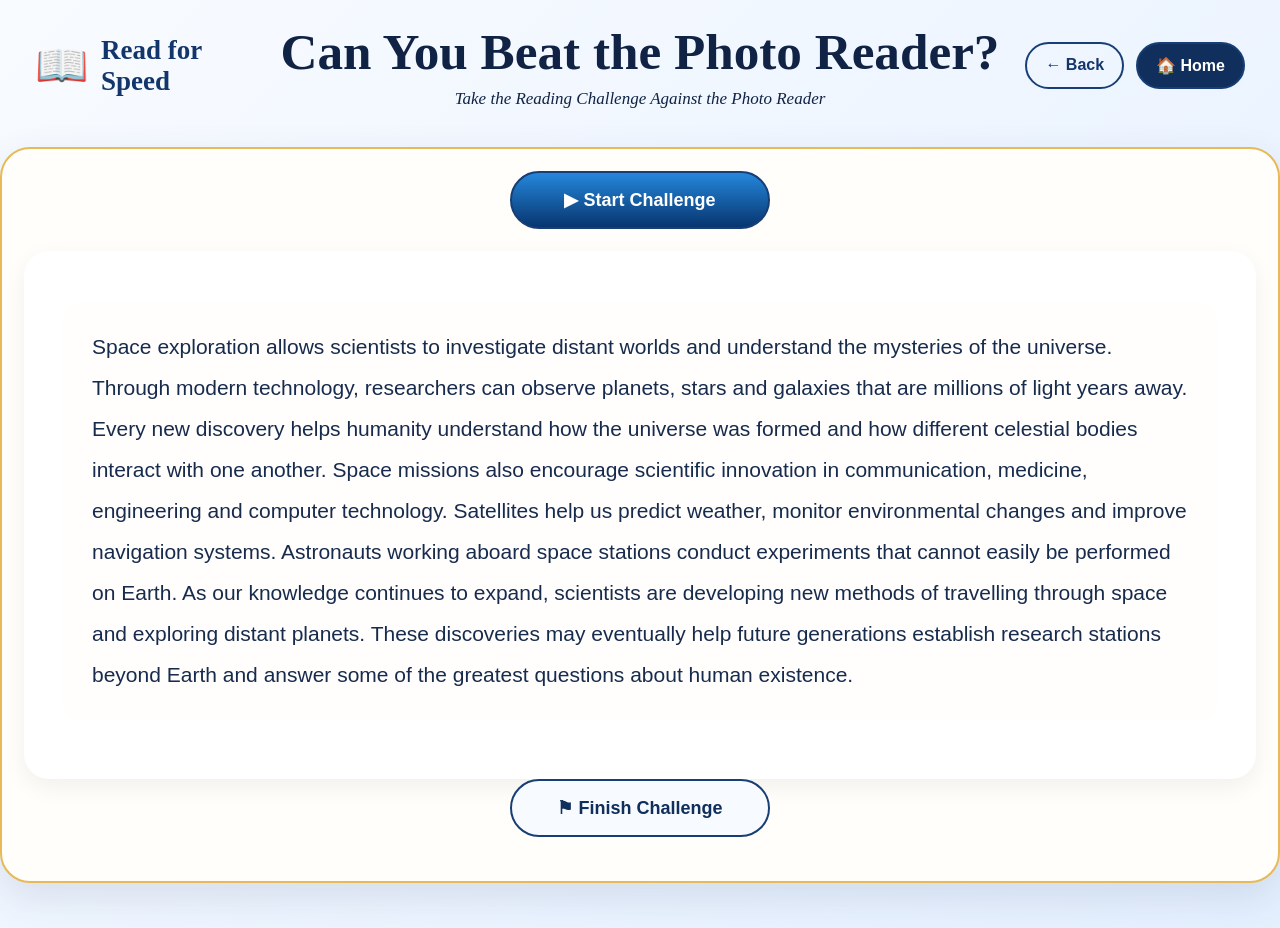
<file: challenge.html>
<!DOCTYPE html>
<html lang="en">
<head>
<meta charset="UTF-8">
<meta name="viewport" content="width=device-width, initial-scale=1.0">
<title>Reading Speed Challenge</title>

<style> 
  
* {
  box-sizing: border-box;
}

body {
  margin: 0;
  font-family: Arial, sans-serif;
  background: linear-gradient(135deg, #f8fbff, #e5f0ff);
  color: #102344;
}

/* PAGE HEADER */

.page-header {
  max-width: 1500px;
  margin: 0 auto;
  padding: 22px 35px 28px;
  display: grid;
  grid-template-columns: 1fr auto 1fr;
  align-items: center;
  gap: 20px;
}

.brand {
  display: flex;
  align-items: center;
  gap: 12px;
  color: #12366b;
  font-family: Georgia, serif;
  font-size: 27px;
  font-weight: bold;
}

.brand-icon {
  font-size: 43px;
}

.brand small {
  display: block;
  font-family: Arial, sans-serif;
  font-size: 12px;
  letter-spacing: 2px;
  margin-top: 4px;
}

.page-heading {
  text-align: center;
}

.page-heading h1 {
  font-family: Georgia, serif;
  font-size: clamp(30px, 4vw, 52px);
  margin: 0;
  color: #102344;
}

.page-heading p {
  font-family: Georgia, serif;
  font-size: 17px;
  font-style: italic;
  margin: 8px 0 0;
}

.navigation {
  display: flex;
  justify-content: flex-end;
  gap: 12px;
}

.nav-button {
  display: inline-block;
  text-decoration: none;
  border: 2px solid #173e75;
  color: #12366b;
  padding: 12px 18px;
  border-radius: 30px;
  font-weight: bold;
  white-space: nowrap;
}

.nav-button.home {
  background: #102f5c;
  color: white;
}

/* MAIN READING PANEL */

.reading-shell {
  max-width: 1420px;
  margin: 10px auto 45px;
  padding: 22px;
  background: #fffefa;
  border: 2px solid #e8b957;
  border-radius: 30px;
  box-shadow: 0 15px 40px rgba(30, 55, 90, .12);
}

/* CONTROL BAR */

.control-bar {
  display: flex;
  justify-content: center;
  align-items: center;
  gap: 28px;
  flex-wrap: wrap;
  margin-bottom: 22px;
}

.control-button {
  min-width: 260px;
  padding: 16px 25px;
  border-radius: 35px;
  border: 2px solid #173e75;
  font-size: 18px;
  font-weight: bold;
  cursor: pointer;
}

.start-button {
  background: linear-gradient(180deg, #2587dc, #07366f);
  color: white;
}

.finish-button {
  background: #f7faff;
  color: #102f5c;
}

.timer-display {
  min-width: 220px;
  text-align: center;
  padding: 10px 25px;
  border: 2px solid #edcf91;
  border-radius: 35px;
  color: #102f5c;
  background: #fffaf0;
  font-family: Georgia, serif;
  font-size: 34px;
  font-weight: bold;
}
/* FLOATING CIRCULAR TIMER */

/* PREMIUM FLOATING TIMER */

.floating-timer {
   position: fixed;
   top: 105px;
   right: 25px;

   width: 85px;
   height: 85px;

   display: none;
   flex-direction: column;
   align-items: center;
   justify-content: center;

   border-radius: 50%;
   border: 2px solid #d6b46a;

   background: radial-gradient(
      circle at 35% 30%,
      #214b7b,
      #102b50 65%,
      #071a32
   );

   color: #f8e8bd;

   box-shadow:
      0 5px 18px rgba(10, 30, 60, 0.28),
      inset 0 0 8px rgba(255,255,255,0.12);

   z-index: 1000;
   pointer-events: none;
}

.timer-icon {
   font-size: 13px;
   line-height: 1;
   margin-bottom: 2px;
}

.timer-seconds {
   font-family: Georgia, serif;
   font-size: 25px;
   font-weight: bold;
   line-height: 1.1;
   letter-spacing: 1px;
}

.timer-laurel {
   font-size: 19px;
   color: #e5bd65;
   line-height: 1;
   transform: rotate(180deg);
}

/* MOBILE TIMER */

@media(max-width: 500px) {
   .floating-timer {
      width: 68px;
      height: 68px;
      font-size: 18px;
         top: 105px;
         right: 25px;
   }
}
/* PASSAGE CARD */

.passage-card {
  background: #ffffff;
  border-radius: 25px;
  padding: 30px 38px 38px;
  box-shadow: 0 8px 25px rgba(0, 0, 0, .06);
}

.passage-heading {
  text-align: center;
  font-family: Georgia, serif;
  font-size: 32px;
  color: #102344;
  margin: 0 0 25px;
}

.passage-text {
  font-size: 21px;
  line-height: 1.95;
  color: #172b4d;
  text-align: left;
  padding: 25px 30px;
  background: #fffefd;
  border-radius: 20px;
  min-height: 300px;
}

/* RESULTS */

#resultScreen {
  display: none;
  margin: 30px auto;
  padding: 30px;
  background: white;
  border-radius: 18px;
  max-width: 750px;
  box-shadow: 0 8px 25px rgba(0,0,0,.08);
}

/* MOBILE */

@media(max-width: 900px) {
  .page-header {
    grid-template-columns: 1fr;
    text-align: center;
  }

  .brand,
  .navigation {
    justify-content: center;
  }

  .reading-shell {
    margin: 10px 12px 30px;
    padding: 14px;
  }

  .control-bar {
    gap: 12px;
  }

  .control-button {
    min-width: 200px;
  }

  .passage-card {
    padding: 22px 15px;
  }

  .passage-heading {
    font-size: 25px;
  }

  .passage-text {
    font-size: 17px;
    line-height: 1.8;
    padding: 18px 14px;
  }
}

@media(max-width: 500px) {
  .page-header {
    padding: 20px 12px;
  }

  .brand {
    font-size: 23px;
  }

  .navigation {
    flex-wrap: wrap;
  }

  .nav-button {
    padding: 10px 13px;
    font-size: 13px;
  }

  .control-button {
    width: 100%;
    min-width: 0;
  }

  .timer-display {
    width: 100%;
  }
}

/* CLEAN READING CHALLENGE RESULTS */

#resultScreen {
  width: calc(100% - 40px);
  max-width: 1460px;
  margin: 30px auto;
  padding: 35px 45px;
  background: #ffffff;
  border-radius: 24px;
  box-shadow: 0 12px 35px rgba(30, 55, 90, 0.10);
  color: #102344;
  font-family: Georgia, serif;
}

#resultScreen > h1 {
  text-align: center;
  font-family: Georgia, serif;
  font-size: clamp(28px, 3.5vw, 48px);
  margin: 0 0 35px;
}

.result-speed-grid {
  display: grid;
  grid-template-columns: 1fr 1fr;
  gap: 35px;
}

.result-speed-card {
  text-align: center;
  padding: 20px;
  border-radius: 22px;
}

.result-speed-card.user {
  background: #edf5fd;
}

.result-speed-card.bot {
  background: #edf9f1;
}

.result-speed-card h2 {
  font-size: 25px;
  margin: 0 0 10px;
}

.result-speed-card h3 {
  font-size: 48px;
  margin: 0;
}

.result-race {
  margin-top: 30px;
}

.result-race h2 {
  text-align: center;
  font-size: 32px;
  margin-bottom: 22px;
}

.result-race p {
  font-size: 19px;
  margin: 15px 0;
}

.result-bar {
  height: 18px;
  background: #e5ebf2;
  border-radius: 20px;
  overflow: hidden;
}

.result-bar-fill {
  height: 100%;
  border-radius: 20px;
  transition: width 1.2s ease;
}

.result-percentage {
  text-align: center;
  background: #fff6df;
  border-radius: 18px;
  padding: 13px 20px;
  margin: 25px auto 0;
  max-width: 900px;
  font-size: 21px;
  font-weight: bold;
}


#winnerMessage {
  text-align: center;
  font-size: 22px;
  margin: 25px auto 8px;
  padding: 12px 20px;
  max-width: 700px;
  width: fit-content;
  background: #fff5d5;
  border-radius: 35px;
  font-weight: bold;
}

#winnerMessage::before {
  content: "🏆 ";
}

#timeTaken {
  text-align: center;
  font-size: 17px;
  margin: 8px 0 0;
  color: #526782;
}

/* BOTTOM NAVIGATION */

.result-navigation {
  display: flex;
  align-items: center;
  justify-content: center;
  margin-top: 30px;
  padding-top: 22px;
  border-top: 1px solid #dce7f5;
}

.result-navigation a {
  flex: 1;
  text-align: center;
  padding: 8px 12px;
  color: #12366b;
  font-family: Georgia, serif;
  font-size: 19px;
  font-weight: 600;
  text-decoration: none;
  transition: color 0.2s ease;
}

.result-navigation a:not(:last-child) {
  border-right: none;
}

.result-navigation a:hover {
  color: #3285ef;
}
.result-navigation a {
  display: flex;
  align-items: center;
  justify-content: center;
  gap: 9px;
}

.result-navigation svg {
  width: 20px;
  height: 20px;
  flex-shrink: 0;
  stroke: currentColor;
}
  
/* COLOURFUL RESULT NAVIGATION BUTTONS */

.result-navigation {
  gap: 22px;
}

.result-navigation a {
  margin: 0 8px;
  min-height: 72px;
  padding: 9px 16px;
  border: 2px solid white;
  border-radius: 35px;
  color: white;
  font-size: 20px;
  font-weight: bold;
  text-decoration: none;
  gap: 12px;
  box-shadow: 0 7px 18px rgba(0, 0, 0, 0.18);
  transition: all 0.25s ease;
}

/* HOME - BLUE */

.result-navigation a:nth-child(1) {
  background: linear-gradient(135deg, #08c8f5, #0755ed);
  box-shadow: 0 7px 18px rgba(0, 105, 255, 0.35);
}

/* EYE EXERCISE - PURPLE */

.result-navigation a:nth-child(2) {
  background: linear-gradient(135deg, #d000ff, #6500d9);
  box-shadow: 0 7px 18px rgba(160, 0, 255, 0.35);
}

/* EBOOK PREVIEW - GREEN */

.result-navigation a:nth-child(3) {
  background: linear-gradient(135deg, #19ed35, #008000);
  box-shadow: 0 7px 18px rgba(0, 180, 35, 0.35);
}

/* HIGHLIGHTED ICONS */

.result-navigation svg {
  width: 48px;
  height: 48px;
  padding: 10px;
  border-radius: 50%;
  background: rgba(0, 0, 0, 0.18);
  stroke: white;
  flex-shrink: 0;
}

/* REMOVE OLD VERTICAL SEPARATORS */

.result-navigation a:not(:last-child) {
  border-right: 2px solid white;
}

/* HOVER EFFECT */

.result-navigation a:hover {
  transform: translateY(-4px);
  filter: brightness(1.08);
}

@media (max-width: 700px) {
  #resultScreen {
    width: calc(100% - 20px);
    padding: 25px 16px;
  }

  .result-speed-grid {
    grid-template-columns: 1fr;
    gap: 15px;
  }

  .result-speed-card h2 {
    font-size: 20px;
  }

  .result-speed-card h3 {
    font-size: 36px;
  }

  .result-race h2 {
    font-size: 25px;
  }

  .result-percentage {
    font-size: 16px;
  }

  .result-navigation a {
    font-size: 13px;
    padding: 8px 5px;
  }
}

</style>
</head>
<body>
<div class="container" style="display:none;">
  <a href="index.html" class="home-page-button">
  🏠 HOME PAGE
</a>
  <h1>Can You Read Faster Than a Photo Reader?</h1>

<p>Can you compete with a Photo Reader reading at 1,200 words per minute?</p>

<div class="cards" style="grid-template-columns:1fr; max-width:500px; margin:40px auto;">
  <div class="card">
    <h2>YOU vs PHOTO READER</h2>
    <p>Challenge yourself against a 1,200 WPM benchmark.</p>
    <button onclick="startChallenge('Photo Reader')">
      TAKE THE CHALLENGE
    </button>
  </div>
</div>
  </div>
  
<div id="testScreen" style="display:block;">

  <!-- HEADER -->
  <header class="page-header">

    <div class="brand">
      <span class="brand-icon">📖</span>
      <div>
        Read for Speed
             </div>
    </div>

    <div class="page-heading">
     <h1 id="challengeTitle">Can You Beat the Photo Reader?</h1>

<p id="challengeSubtitle">
  Take the Reading Challenge Against the Photo Reader
</p>
    </div>

    <div class="navigation">
      <a href="language.html" class="nav-button" id="backButton">
  ← Back
</a>

<a href="index.html" class="nav-button home" id="homeButton">
  🏠 Home
</a>
    </div>

  </header>

  <!-- READING PANEL -->
  <main class="reading-shell">

 <!-- BUTTONS ABOVE PASSAGE -->
<div class="control-bar">

  <button class="control-button start-button"
          id="startChallengeButton"
          onclick="startBotReading()">
    ▶ Start Challenge
  </button>

</div>

    <!-- PASSAGE -->
    <section class="passage-card">

     

      <p id="sharedPassage" class="passage-text">
        Space exploration allows scientists to investigate distant worlds.
      </p>

    </section>
    <div class="control-bar">

     <button class="control-button finish-button"
        id="finishChallengeButton"
        onclick="finishReading()">
  ⚑ Finish Challenge
</button>

    </div>
  </main>
  <div class="floating-timer" id="timer">

    <span class="timer-icon">⏱</span>

    <span class="timer-seconds">00</span>

    <span class="timer-laurel">❧</span>

</div>
</div>


<div id="resultScreen" style="display: none;">  <h1 id="resultsTitle">Reading Challenge Results</h1>

  <div class="result-speed-grid">

    <div class="result-speed-card user">
      <h2 id="yourSpeedLabel">Your Reading Speed</h2>
      <h3 id="userSpeed">0 WPM</h3>
    </div>

    <div class="result-speed-card bot">
      <h2 id="photoReaderSpeedLabel">Photo Reader Speed</h2>
      <h3 id="competitorSpeed">0 WPM</h3>
    </div>

  </div>

  <div class="result-race">

    
    <p>
      <strong id="youRaceLabel">You:</strong>
      <span id="userRaceSpeed"></span>
    </p>

    <div class="result-bar">
      <div id="userRaceBar"
           class="result-bar-fill"
           style="width:0%; background:#3285ef;">
      </div>
    </div>

    <p>
      <strong id="raceCompetitorName">Photo Reader</strong>:
      <span id="competitorRaceSpeed"></span>
    </p>

   <div class="result-bar">
  <div id="competitorRaceBar"
       class="result-bar-fill"
       style="width:0%; background:#ff6a00;">
  </div>
</div>

    <div id="speedDifference" style="display:none;"></div>

  </div>

  <h2 id="winnerMessage"></h2>

  <p id="timeTaken"></p>

  <nav class="result-navigation">

  <a id="resultHomeLink" href="index.html#hero">
    <svg viewBox="0 0 24 24" fill="none"
         stroke-width="2" stroke-linecap="round"
         stroke-linejoin="round">
      <path d="M3 10.5L12 3l9 7.5"/>
      <path d="M5 9.5V21h14V9.5"/>
      <path d="M9 21v-7h6v7"/>
    </svg>
    <span id="resultHomeLabel">Home</span>
  </a>

  <a id="resultEyeExerciseLink" href="shoot-the-duck.html">
    <svg viewBox="0 0 24 24" fill="none"
         stroke-width="2" stroke-linecap="round"
         stroke-linejoin="round">
      <path d="M2 12s3.5-7 10-7 10 7 10 7-3.5 7-10 7-10-7-10-7z"/>
      <circle cx="12" cy="12" r="3"/>
    </svg>
  <span id="eyeExerciseLabel">Eye Exercise</span>
  </a>

  <a id="resultPreviewLink" href="index.html#book-preview">
    <svg viewBox="0 0 24 24" fill="none"
         stroke-width="2" stroke-linecap="round"
         stroke-linejoin="round">
      <path d="M12 7v14"/>
      <path d="M3 5.5A2.5 2.5 0 0 1 5.5 3H12v18H5.5A2.5 2.5 0 0 0 3 23z"/>
      <path d="M21 5.5A2.5 2.5 0 0 0 18.5 3H12v18h6.5A2.5 2.5 0 0 1 21 23z"/>
    </svg>
  <span id="ebookPreviewLabel">Ebook Preview</span>
  </a>

</nav>

</div>

<script>

let timerInterval;

let originalAIPassage = "";
let challengeStartTime = null;
let userWordCount = 0;
    
const selectedLanguage =
  new URLSearchParams(window.location.search).get("lang") || "en";

// Keep the selected language when moving from results to the next page.
if (selectedLanguage === "ko") {
  document.getElementById("resultHomeLink").href = "index.html?lang=ko#hero";
  document.getElementById("resultEyeExerciseLink").href = "shoot-the-duck.html?lang=ko";
  document.getElementById("resultPreviewLink").href = "index.html?lang=ko#book-preview";
}

const readingPassages = {
  en: {
    user: "Space exploration allows scientists to investigate distant worlds and understand the mysteries of the universe. Through modern technology, researchers can observe planets, stars and galaxies that are millions of light years away. Every new discovery helps humanity understand how the universe was formed and how different celestial bodies interact with one another. Space missions also encourage scientific innovation in communication, medicine, engineering and computer technology. Satellites help us predict weather, monitor environmental changes and improve navigation systems. Astronauts working aboard space stations conduct experiments that cannot easily be performed on Earth. As our knowledge continues to expand, scientists are developing new methods of travelling through space and exploring distant planets. These discoveries may eventually help future generations establish research stations beyond Earth and answer some of the greatest questions about human existence.",

  },

  hi: {
    user: "अंतरिक्ष अन्वेषण वैज्ञानिकों को दूर स्थित दुनिया का अध्ययन करने और ब्रह्मांड के रहस्यों को समझने में मदद करता है। आधुनिक तकनीक के माध्यम से शोधकर्ता उन ग्रहों, तारों और आकाशगंगाओं का निरीक्षण कर सकते हैं जो हमसे लाखों प्रकाश वर्ष दूर हैं। प्रत्येक नई खोज मानवता को यह समझने में सहायता करती है कि ब्रह्मांड का निर्माण कैसे हुआ और विभिन्न खगोलीय पिंड एक दूसरे के साथ किस प्रकार संबंध रखते हैं। अंतरिक्ष अभियान संचार, चिकित्सा, इंजीनियरिंग और कंप्यूटर तकनीक में नए आविष्कारों को भी प्रोत्साहित करते हैं। उपग्रह मौसम का पूर्वानुमान लगाने, पर्यावरण में होने वाले परिवर्तनों पर नजर रखने और नेविगेशन प्रणालियों को बेहतर बनाने में सहायता करते हैं। अंतरिक्ष यात्री अंतरिक्ष स्टेशनों पर ऐसे प्रयोग करते हैं जिन्हें पृथ्वी पर करना कठिन होता है। जैसे-जैसे हमारा ज्ञान बढ़ रहा है, वैज्ञानिक अंतरिक्ष यात्रा और दूर स्थित ग्रहों की खोज के नए तरीके विकसित कर रहे हैं। भविष्य में ये खोजें मानवता को पृथ्वी से बाहर अनुसंधान केंद्र स्थापित करने और मानव अस्तित्व से जुड़े महत्वपूर्ण प्रश्नों के उत्तर खोजने में मदद कर सकती हैं।"
  },

  ko: {
    user: "우주 탐사는 과학자들이 멀리 떨어진 세계를 연구하고 우주의 신비를 이해할 수 있도록 도와줍니다. 현대 기술을 통해 연구자들은 수백만 광년 떨어진 행성, 별, 은하를 관찰할 수 있습니다. 새로운 발견은 우주가 어떻게 형성되었으며 서로 다른 천체들이 어떤 관계를 맺고 있는지 이해하는 데 도움을 줍니다. 우주 탐사 임무는 통신, 의학, 공학, 컴퓨터 기술 분야의 혁신도 촉진합니다. 인공위성은 날씨를 예측하고 환경 변화를 관찰하며 항법 시스템을 개선하는 데 중요한 역할을 합니다. 우주 정거장에서 일하는 우주비행사들은 지구에서는 쉽게 수행할 수 없는 다양한 실험을 진행합니다. 인류의 지식이 계속 확장됨에 따라 과학자들은 우주를 여행하고 먼 행성을 탐사할 새로운 방법을 개발하고 있습니다. 이러한 발견은 미래 세대가 지구 밖에 연구 기지를 건설하고 인간의 존재에 관한 중요한 질문에 답하는 데 도움을 줄 수 있습니다."
  }
};

const currentPassages =
  readingPassages[selectedLanguage] || readingPassages.en;

// KOREAN CHALLENGE INTERFACE TRANSLATIONS

const challengeTranslations = {
  ko: {
    pageTitle: "포토 리더를 이길 수 있을까요?",
    subtitle: "포토 리더와 독서 속도 대결을 시작하세요",
    back: "← 뒤로",
    home: "🏠 홈",
    start: "▶ 도전 시작",
    finish: "⚑ 도전 완료",

    results: "독서 챌린지 결과",
    yourSpeed: "나의 독서 속도",
    photoSpeed: "포토 리더의 독서 속도",
    you: "나:",
    photoReader: "포토 리더",

   homeLink: "홈",
eyeExercise: "시력 훈련",
ebookPreview: "전자책 미리보기",

congratulations: "축하합니다! 더 빠르게 읽으셨습니다!",
photoReaderWon: "포토 리더가 더 빠르게 읽었습니다!",
tie: "무승부입니다!",
readingTime: "독서 시간: ",
startFirst: "먼저 챌린지를 시작해 주세요!"
  }
};

// Apply Korean interface text only when Korean is selected
if (selectedLanguage === "ko") {

  const t = challengeTranslations.ko;

  document.title = "독서 속도 챌린지";

  document.getElementById("challengeTitle").textContent =
    t.pageTitle;

  document.getElementById("challengeSubtitle").textContent =
    t.subtitle;

  document.getElementById("backButton").textContent =
    t.back;

  document.getElementById("homeButton").textContent =
    t.home;

  document.getElementById("startChallengeButton").textContent =
    t.start;

  document.getElementById("finishChallengeButton").textContent =
    t.finish;

  document.getElementById("resultsTitle").textContent =
    t.results;

  document.getElementById("yourSpeedLabel").textContent =
    t.yourSpeed;

  document.getElementById("photoReaderSpeedLabel").textContent =
    t.photoSpeed;

  document.getElementById("youRaceLabel").textContent =
    t.you;

  document.getElementById("raceCompetitorName").textContent =
    t.photoReader;

  document.getElementById("resultHomeLabel").textContent =
    t.homeLink;

  document.getElementById("eyeExerciseLabel").textContent =
    t.eyeExercise;

  document.getElementById("ebookPreviewLabel").textContent =
    t.ebookPreview;
}

document.getElementById("sharedPassage").textContent =
  currentPassages.user;
function startChallenge(level) {

  document.querySelector(".container").style.display = "none";
  document.getElementById("testScreen").style.display = "block";

  if (selectedLanguage === "ko") {
    document.getElementById("challengeTitle").textContent =
      challengeTranslations.ko.pageTitle;
  } else {
    document.getElementById("challengeTitle").textContent =
      "You vs Photo Reader";
  }
}




function startBotReading() {
  

  const passage = document.getElementById("sharedPassage");

  originalAIPassage = passage.innerText.trim();

  // Preserve all spaces while wrapping individual words
  const tokens = originalAIPassage.match(/\s+|\S+/g) || [];
  let wordIndex = 0;

  passage.innerHTML = tokens.map(token => {
    if (/^\s+$/.test(token)) {
      return token;
    }

    const safeWord = token
      .replace(/&/g, "&amp;")
      .replace(/</g, "&lt;")
      .replace(/>/g, "&gt;");

    return `<span class="bot-word" data-index="${wordIndex++}">${safeWord}</span>`;
  }).join("");

  const wordElements = Array.from(
    passage.querySelectorAll(".bot-word")
  );

  const totalWords = wordElements.length;

userWordCount = totalWords;

  document.getElementById("resultScreen").style.display = "none";

  clearInterval(timerInterval);

  // Detect the actual visual lines in the passage
  const visualLines = [];

  wordElements.forEach(word => {
    const rect = word.getBoundingClientRect();

    let line = visualLines.find(
      item => Math.abs(item.top - rect.top) < 3
    );

    if (!line) {
      line = {
        top: rect.top,
        words: []
      };

      visualLines.push(line);
    }

    line.words.push(word);
  });

  visualLines.sort((a, b) => a.top - b.top);

  // Divide each line into groups of approximately 5 words.
  // Merge a remaining group of 3 or fewer words into the previous group.
  function createChunks(words) {
    const chunks = [];
    let index = 0;

    while (index < words.length) {
      const remaining = words.length - index;

      if (remaining <= 3 && chunks.length > 0) {
        chunks[chunks.length - 1].push(
          ...words.slice(index)
        );
        break;
      }

      chunks.push(words.slice(index, index + 5));
      index += 5;
    }

    return chunks;
  }

  // Pair two visual lines and read their groups simultaneously
  const readingGroups = [];

  for (let i = 0; i < visualLines.length; i += 2) {
    const firstLine = createChunks(visualLines[i].words);

    const secondLine = visualLines[i + 1]
      ? createChunks(visualLines[i + 1].words)
      : [];

    const numberOfGroups = Math.max(
      firstLine.length,
      secondLine.length
    );

    for (let j = 0; j < numberOfGroups; j++) {
      const firstWords = firstLine[j] || [];
      const secondWords = secondLine[j] || [];

      const groupWords = [
        ...firstWords,
        ...secondWords
      ];

      // Timing adjusts to the larger of the two simultaneous groups
      const groupDuration =
        Math.max(firstWords.length, secondWords.length) * 50;

      readingGroups.push({
        words: groupWords,
        duration: groupDuration
      });
    }
  }

  // Build the timing schedule
  let totalDuration = 0;

  readingGroups.forEach(group => {
    group.start = totalDuration;
    totalDuration += group.duration;
    group.end = totalDuration;
  });

  // Start bot and timer using exactly the same timestamp
const startTime = Date.now();

challengeStartTime = startTime;

document.getElementById("timer").style.display = "flex";

document.querySelector(".timer-seconds").textContent = "00";

  function updateChallenge() {
    const elapsed = Date.now() - startTime;

    const totalSeconds = Math.floor(elapsed / 1000);

    document.querySelector(".timer-seconds").textContent =
      String(totalSeconds).padStart(2, "0");

    // Reset all words to their original light-grey reading state
    wordElements.forEach(word => {
      word.style.color = "#b8b8b8";
      word.style.fontWeight = "normal";
    });

   // Bot finishes reading, but timer continues
if (elapsed >= totalDuration) {
  return;
    }

    // Find and highlight the current group
    const currentGroup = readingGroups.find(
      group => elapsed >= group.start && elapsed < group.end
    );

    if (currentGroup) {
      currentGroup.words.forEach(word => {
        word.style.color = "#111111";
        word.style.fontWeight = "bold";
      });
    }
  }

  updateChallenge();

  timerInterval = setInterval(updateChallenge, 20);
}



function backToChallenges() {

  clearInterval(timerInterval);

  challengeStartTime = null;

  document.getElementById("testScreen").style.display = "block";
  document.querySelector(".container").style.display = "none";

  document.querySelector(".timer-seconds").textContent = "00";

  document.getElementById("resultScreen").style.display = "none";

  document.getElementById("sharedPassage").textContent =
    currentPassages.user;

}
function finishReading() {
  speechSynthesis.cancel();
  clearInterval(timerInterval);

  if (challengeStartTime === null) {
    alert(
  selectedLanguage === "ko"
    ? challengeTranslations.ko.startFirst
    : "Please start the challenge first!"
);
    return;
  }

 const elapsedTime = (Date.now() - challengeStartTime) / 1000;
challengeStartTime = null;

const elapsedMinutes = elapsedTime / 60;

  const userSpeed = Math.round(userWordCount / elapsedMinutes);

  const competitorSpeed = 1200;
const maxSpeed = Math.max(userSpeed, competitorSpeed);

document.getElementById("userRaceSpeed").textContent =
  userSpeed + " WPM";

document.getElementById("competitorRaceSpeed").textContent =
  competitorSpeed + " WPM";

document.getElementById("raceCompetitorName").textContent =
  selectedLanguage === "ko"
    ? challengeTranslations.ko.photoReader
    : "Photo Reader";
document.getElementById("userRaceBar").style.width =
  (userSpeed / maxSpeed * 100) + "%";

document.getElementById("competitorRaceBar").style.width =
  (competitorSpeed / maxSpeed * 100) + "%";

const percentage = Math.round((userSpeed / competitorSpeed) * 100);

document.getElementById("speedDifference").textContent =
  "You are reading at " + percentage +
  "% of your competitor's speed.";
  document.getElementById("userSpeed").textContent =
    userSpeed + " WPM";

  document.getElementById("competitorSpeed").textContent =
    competitorSpeed + " WPM";

  let winnerMessage = "";

if (userSpeed > competitorSpeed) {
  winnerMessage =
    selectedLanguage === "ko"
      ? challengeTranslations.ko.congratulations
      : "Congratulations! You read faster!";

} else if (userSpeed < competitorSpeed) {
  winnerMessage =
    selectedLanguage === "ko"
      ? challengeTranslations.ko.photoReaderWon
      : "The Photo Reader read faster!";

} else {
  winnerMessage =
    selectedLanguage === "ko"
      ? challengeTranslations.ko.tie
      : "It's a tie!";
}

  document.getElementById("winnerMessage").textContent =
    winnerMessage;

  document.getElementById("timeTaken").textContent =
  selectedLanguage === "ko"
    ? challengeTranslations.ko.readingTime +
      elapsedTime.toFixed(1) + "초"
    : "Your reading time: " +
      elapsedTime.toFixed(1) + " seconds";
  document.getElementById("resultScreen").style.display = "block";

  document.getElementById("resultScreen").scrollIntoView({
    behavior: "smooth",
    block: "center"
  });
}
</script>
</body>
</html>
</file>
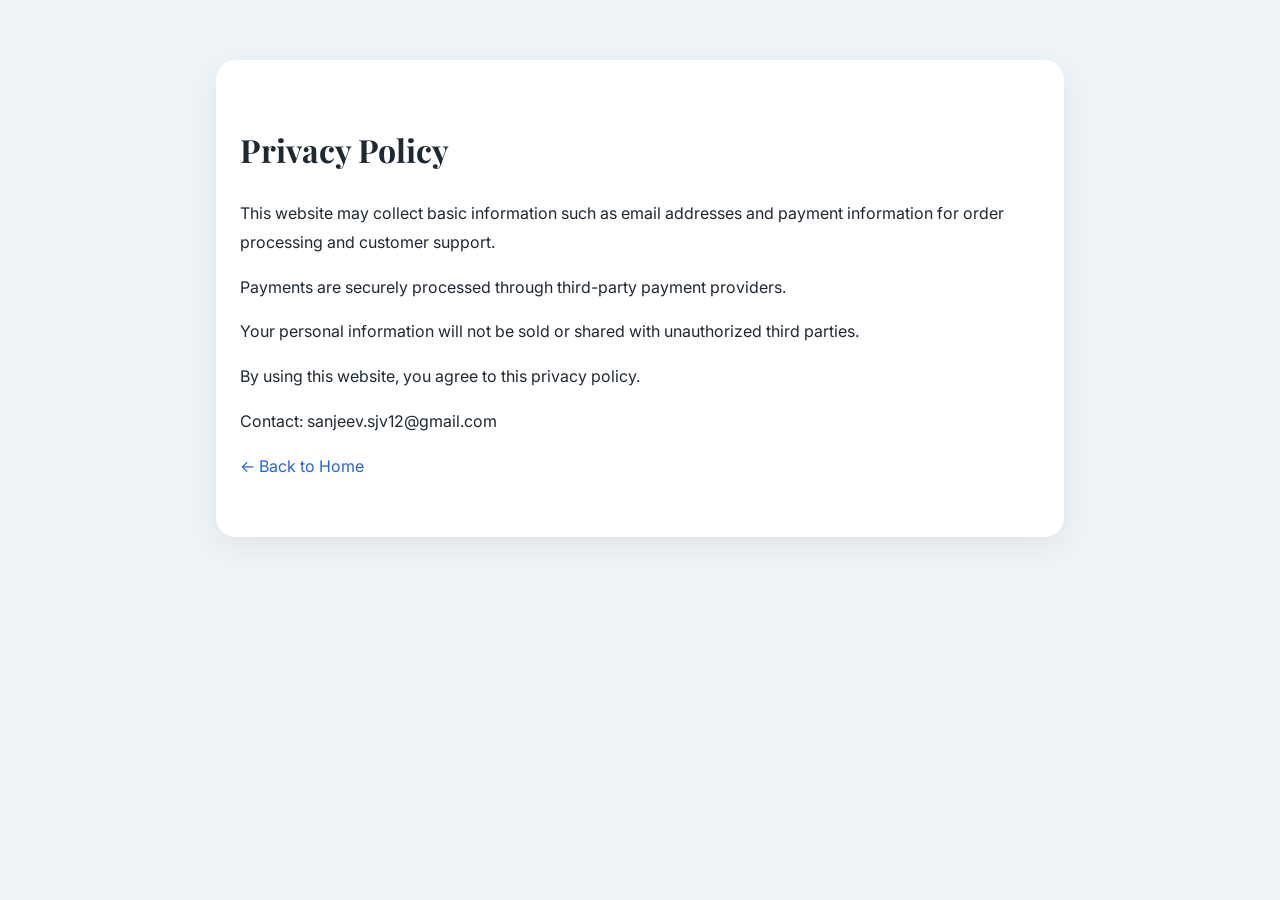
<file: privacy-policy.html>
<!DOCTYPE html>
<html lang="en">
<head>
  <meta charset="UTF-8" />
  <meta name="viewport" content="width=device-width, initial-scale=1.0"/>
  <title>Privacy Policy</title>

  <link rel="preconnect" href="https://fonts.googleapis.com">
  <link rel="preconnect" href="https://fonts.gstatic.com" crossorigin>

  <link href="https://fonts.googleapis.com/css2?family=Inter:wght@400;500;600&family=Playfair+Display:wght@600&display=swap" rel="stylesheet">

  <style>
    body{
      margin:0;
      background:#eef3f8;
      font-family:Inter, sans-serif;
      color:#1f2933;
      line-height:1.8;
    }

    .wrapper{
      max-width:800px;
      margin:60px auto;
      padding:40px 24px;
      background:#fff;
      border-radius:20px;
      box-shadow:0 10px 30px rgba(0,0,0,0.06);
    }

    h1{
      font-family:"Playfair Display", serif;
      margin-bottom:20px;
    }

    a{
      color:#2563eb;
      text-decoration:none;
    }
  </style>
</head>
<body>

  <div class="wrapper">

    <h1>Privacy Policy</h1>

    <p>
      This website may collect basic information such as email addresses and payment information for order processing and customer support.
    </p>

    <p>
      Payments are securely processed through third-party payment providers.
    </p>

    <p>
      Your personal information will not be sold or shared with unauthorized third parties.
    </p>

    <p>
      By using this website, you agree to this privacy policy.
    </p>

    <p>
      Contact: sanjeev.sjv12@gmail.com
    </p>

    <p>
      <a href="/">← Back to Home</a>
    </p>

  </div>

</body>
</html>
</file>
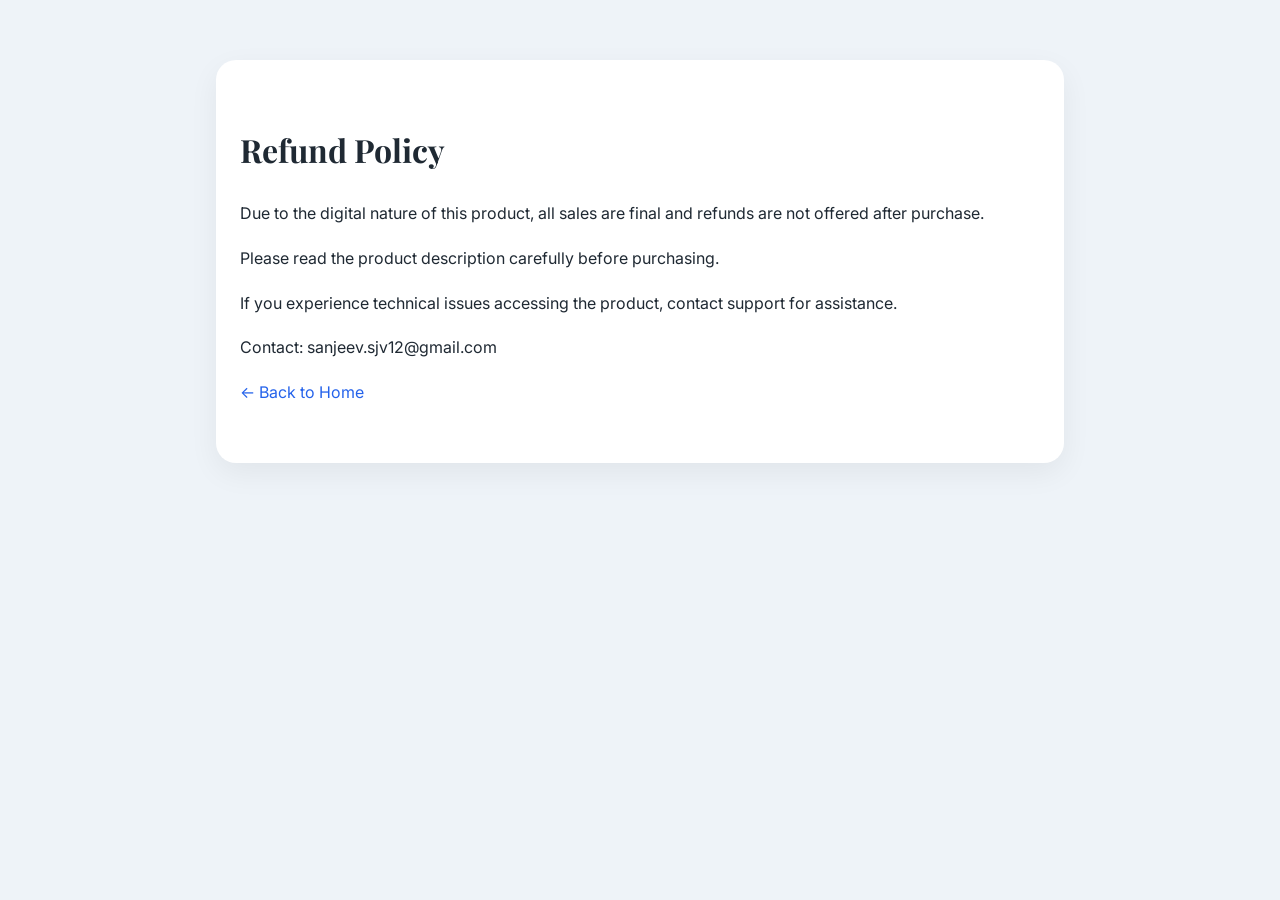
<file: refund-policy.html>
<!DOCTYPE html>
<html lang="en">
<head>
  <meta charset="UTF-8" />
  <meta name="viewport" content="width=device-width, initial-scale=1.0"/>
  <title>Refund Policy</title>

  <link rel="preconnect" href="https://fonts.googleapis.com">
  <link rel="preconnect" href="https://fonts.gstatic.com" crossorigin>

  <link href="https://fonts.googleapis.com/css2?family=Inter:wght@400;500;600&family=Playfair+Display:wght@600&display=swap" rel="stylesheet">

  <style>
    body{
      margin:0;
      background:#eef3f8;
      font-family:Inter, sans-serif;
      color:#1f2933;
      line-height:1.8;
    }

    .wrapper{
      max-width:800px;
      margin:60px auto;
      padding:40px 24px;
      background:#fff;
      border-radius:20px;
      box-shadow:0 10px 30px rgba(0,0,0,0.06);
    }

    h1{
      font-family:"Playfair Display", serif;
      margin-bottom:20px;
    }

    a{
      color:#2563eb;
      text-decoration:none;
    }
  </style>
</head>
<body>

  <div class="wrapper">

    <h1>Refund Policy</h1>

    <p>
      Due to the digital nature of this product, all sales are final and refunds are not offered after purchase.
    </p>

    <p>
      Please read the product description carefully before purchasing.
    </p>

    <p>
      If you experience technical issues accessing the product, contact support for assistance.
    </p>

    <p>
      Contact: sanjeev.sjv12@gmail.com
    </p>

    <p>
      <a href="/">← Back to Home</a>
    </p>

  </div>

</body>
</html>
</file>
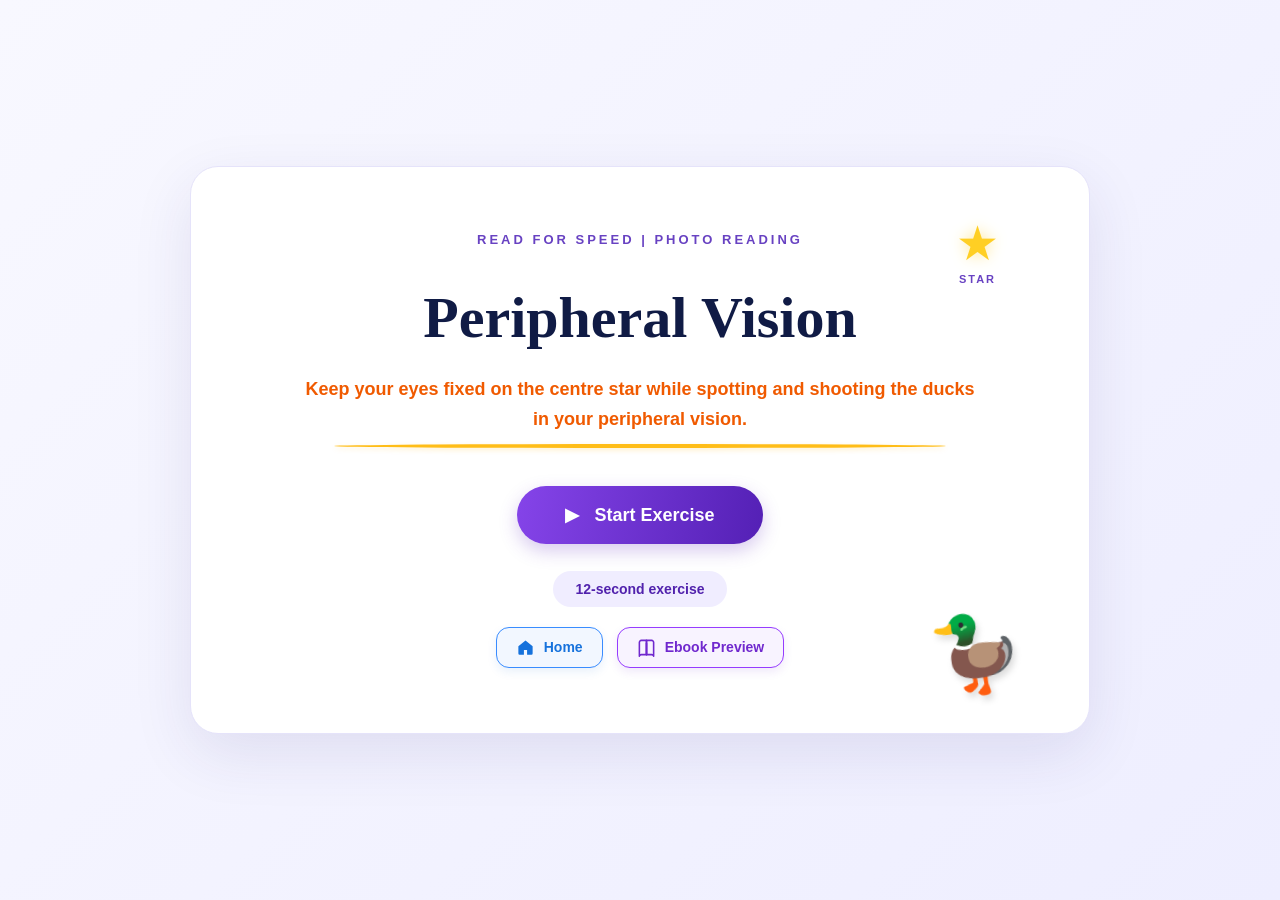
<file: shoot-the-duck.html>
<!DOCTYPE html>
<html lang="en">
<head>
<meta charset="UTF-8">
<meta name="viewport" content="width=device-width, initial-scale=1.0">
<title>Shoot the Duck – Photo Reading Eye Exercise</title>

<style>
* { box-sizing: border-box; }


body {
  margin: 0;
  font-family: Arial, sans-serif;
  color: #101b45;
  background: linear-gradient(135deg, #f8f8ff, #eeeeff);
}

.screen {
  min-height: 100vh;
  display: none;
  align-items: center;
  justify-content: center;
  padding: 35px 18px;
}

.screen.active { display: flex; }

#welcomeScreen .panel {
  width: 100%;
  max-width: 1000px;
  background: #ffffff;
  padding: 45px 40px;
  border-radius: 28px;
  text-align: center;
  box-shadow: 0 15px 50px rgba(69, 52, 160, 0.12);
  border: 1px solid #e5e3fa;
}

.eyebrow {
  color: #6842c2;
  font-size: 13px;
  font-weight: bold;
  letter-spacing: 3px;
  margin-bottom: 15px;
}

#welcomeScreen h1 {
  font-size: clamp(32px, 5vw, 52px);
  color: #111b45;
  margin: 12px 0;
  line-height: 1.15;
}


/* OPEN ORANGE INSTRUCTION TEXT */

.simple-instruction {
  position: relative;
  max-width: 900px;
  margin: 0 auto 38px;
  padding-bottom: 13px;
  color: #F05A00;
  font-size: 18px;
  font-weight: 700;
  line-height: 1.7;
}

/* GOLDEN UNDERLINE */

.simple-instruction::after {
  content: "";
  position: absolute;
  bottom: 0;
  left: 5%;
  width: 90%;
  height: 4px;
  background: #FFBD17;
  border-radius: 50%;
  box-shadow: 0 2px 5px rgba(255, 189, 23, 0.25);
}

@media(max-width: 600px) {
  .simple-instruction {
    font-size: 15px;
    margin-bottom: 28px;
  }
}


.exercise-label {
  display: inline-block;
  background: linear-gradient(100deg, #7845dc, #5122ad);
  color: white;
  padding: 12px 35px;
  border-radius: 40px;
  font-size: 22px;
  font-weight: bold;
  margin: 10px 0 15px;
}

.exercise-label span {
  margin-right: 8px;
}

.level-badge {
  display: table;
  margin: 5px auto 28px;
  padding: 12px 28px;
  border-radius: 35px;
  background: #eeedff;
  color: #382477;
  font-size: 15px;
  font-weight: bold;
  letter-spacing: 1px;
}

.instructions {
  display: flex;
  justify-content: center;
  align-items: stretch;
  gap: 15px;
  margin: 25px auto 32px;
  padding: 25px 15px;
  border: 1px solid #dedcf5;
  border-radius: 22px;
  background: #fcfbff;
}

.instruction-step {
  flex: 1;
  display: flex;
  flex-direction: column;
  align-items: center;
  justify-content: center;
  gap: 10px;
  padding: 8px;
}

.step-icon {
  font-size: 38px;
  color: #7041ce;
  font-weight: bold;
}

.instruction-step strong {
  font-size: 18px;
  color: #25165d;
}

.instruction-step span {
  font-size: 14px;
  line-height: 1.6;
  color: #626b83;
  max-width: 220px;
}

#welcomeScreen button {
  border: 0;
  border-radius: 45px;
  padding: 19px 55px;
  background: linear-gradient(100deg, #8544e9, #5420b5);
  color: white;
  font-size: 19px;
  font-weight: bold;
  cursor: pointer;
  box-shadow: 0 7px 18px rgba(99, 49, 190, 0.25);
  transition: .2s;
}

#welcomeScreen button:hover {
  transform: translateY(-3px);
  box-shadow: 0 10px 24px rgba(99, 49, 190, 0.32);
}

#welcomeScreen button:active {
  transform: translateY(1px);
}

.features {
  display: flex;
  justify-content: center;
  align-items: center;
  flex-wrap: wrap;
  gap: 25px;
  margin-top: 30px;
  font-size: 14px;
  color: #343d64;
  font-weight: bold;
}
/* MINIMAL PREMIUM WELCOME SCREEN */

#welcomeScreen .panel {
  max-width: 900px;
  padding: 65px 45px;
  border-radius: 28px;
  box-shadow: 0 20px 60px rgba(50, 35, 120, 0.10);
}

#welcomeScreen h1 {
  font-family: Georgia, serif;
  font-size: clamp(38px, 5vw, 58px);
  color: #101b45;
  margin: 38px 0 22px;
  line-height: 1.15;
}

.simple-instruction {
  max-width: 680px;
  margin: 0 auto 38px;
  color: #68718b;
  font-size: 18px;
  line-height: 1.7;
}

#welcomeScreen button {
  padding: 18px 48px;
  font-size: 18px;
  border-radius: 50px;
  margin-bottom: 22px;
}

.simple-duration {
  display: table;
  margin: 5px auto 0;
  padding: 10px 22px;
  border-radius: 30px;
  background: #f0edff;
  color: #5122ad;
  font-size: 14px;
  font-weight: 600;
}

/* HOME AND EBOOK PREVIEW BUTTONS */

.welcome-links {
  display: flex;
  justify-content: center;
  align-items: center;
  gap: 14px;
  margin-top: 20px;
  flex-wrap: wrap;
}

.welcome-links a {
  display: inline-flex;
  align-items: center;
  justify-content: center;
  gap: 9px;
  padding: 10px 19px;
  border-radius: 13px;
  text-decoration: none;
  font-size: 14px;
  font-weight: 700;
  transition: all 0.25s ease;
}

.welcome-links a svg {
  width: 19px;
  height: 19px;
  flex-shrink: 0;
}

.welcome-home {
  color: #1672dc;
  background: #f2f7ff;
  border: 1.5px solid #398cff;
  box-shadow: 0 4px 10px rgba(37, 116, 220, 0.10);
}

.welcome-preview {
  color: #7028ce;
  background: #f8f3ff;
  border: 1.5px solid #963cff;
  box-shadow: 0 4px 10px rgba(112, 40, 206, 0.10);
}

.welcome-links a:hover {
  transform: translateY(-3px);
  box-shadow: 0 7px 15px rgba(80, 50, 150, 0.16);
}

@media(max-width: 600px) {
  .welcome-links {
    gap: 9px;
    margin-top: 18px;
  }

  .welcome-links a {
    padding: 9px 13px;
    font-size: 12px;
  }

  .welcome-links a svg {
    width: 17px;
    height: 17px;
  }
}

@media(max-width: 600px) {
  #welcomeScreen .panel {
    padding: 40px 20px;
  }

  #welcomeScreen h1 {
    margin: 28px 0 18px;
  }

  .simple-instruction {
    font-size: 15px;
    margin-bottom: 28px;
  }

  #welcomeScreen button {
    padding: 16px 32px;
    font-size: 16px;
  }
}
@media(max-width: 600px) {
  #welcomeScreen .panel {
    padding: 30px 17px;
  }

  .instructions {
    flex-direction: column;
    gap: 18px;
  }

  .instruction-step {
    padding: 10px;
  }

  .features {
    gap: 15px;
    flex-direction: column;
  }

  #welcomeScreen button {
    padding: 16px 30px;
    font-size: 17px;
  }
}


#gameScreen {
  padding: 0;
  align-items: stretch;
  flex-direction: column;
  background: #9be1ff;
}

.scoreboard {
  display: flex;
  justify-content: space-around;
  align-items: center;
  gap: 8px;
  flex-wrap: wrap;
  padding: 13px;
  background: white;
  z-index: 5;
  box-shadow: 0 3px 10px #0001;
}

.score-item {
  font-weight: bold;
  font-size: 17px;
  text-align: center;
}

.score-item span {
  display: block;
  color: #219653;
  font-size: 23px;
  margin-top: 4px;
}

#timer.warning { color: #e34b35; }

#playArea {
  flex: 1;
  min-height: 480px;
  position: relative;
  overflow: hidden;
  cursor: crosshair;
  background:
    radial-gradient(ellipse at 20% 15%, white 0 5%, transparent 5.5%),
    radial-gradient(ellipse at 78% 20%, white 0 6%, transparent 6.5%),
    linear-gradient(#80d7ff 0%, #c7f0ff 68%, #8ed66f 68%, #50b85d 100%);
  user-select: none;
  touch-action: manipulation;
}

#playArea.scope {
  cursor: url("data:image/svg+xml,%3Csvg xmlns='http://www.w3.org/2000/svg' width='64' height='64' viewBox='0 0 64 64'%3E%3Ccircle cx='32' cy='32' r='20' fill='none' stroke='%23222222' stroke-width='5'/%3E%3Ccircle cx='32' cy='32' r='15' fill='none' stroke='white' stroke-width='2'/%3E%3Cpath d='M32 2V22 M32 42V62 M2 32H22 M42 32H62' stroke='%23222222' stroke-width='4'/%3E%3Ccircle cx='32' cy='32' r='3' fill='red'/%3E%3C/svg%3E") 32 32, crosshair;
}

.hill {
  position: absolute;
  bottom: -100px;
  width: 75%;
  height: 190px;
  border-radius: 50%;
  background: #5fc45d;
}

.hill.one { left: -20%; }
.hill.two { right: -25%; background: #79d66b; }

.star {
  position: absolute;
  left: 50%;
  top: 50%;
  transform: translate(-50%, -50%);
  font-size: 48px;
  color: #ffcf24;
  text-shadow: 0 0 12px white, 0 0 25px #ffb900;
  z-index: 2;
  pointer-events: none;
  animation: glow 2s ease-in-out infinite;
}

@keyframes glow {
  50% { text-shadow: 0 0 25px white, 0 0 40px orange; }
}

.focus-text {
  position: absolute;
  top: calc(50% + 42px);
  left: 50%;
  transform: translateX(-50%);
  font-size: 13px;
  font-weight: bold;
  white-space: nowrap;
  color: #356d3a;
  pointer-events: none;
}

#duck {
  position: absolute;
  display: none;
  z-index: 4;
  font-size: clamp(55px, 9vw, 82px);
  line-height: 1;
  cursor: inherit;
  transform-origin: center;
  animation: duckFly .8s ease-in-out infinite alternate;
  filter: drop-shadow(2px 5px 3px #0003);
  touch-action: manipulation;
}

@keyframes duckFly {
  from { transform: translateY(0) rotate(-5deg); }
  to { transform: translateY(-9px) rotate(5deg); }
}

.feather {
  position: absolute;
  z-index: 6;
  font-size: 23px;
  pointer-events: none;
  animation: scatter .65s ease-out forwards;
}

@keyframes scatter {
  to {
    transform: translate(var(--x), var(--y)) rotate(360deg);
    opacity: 0;
  }
}

.game-message {
  position: absolute;
  bottom: 15px;
  left: 0;
  width: 100%;
  text-align: center;
  color: #27663c;
  font-weight: bold;
  pointer-events: none;
  z-index: 3;
}

#resultScreen .result-number {
  font-size: 28px;
  font-weight: bold;
  color: #24934c;
  margin: 15px;
}

.result-actions {
  display: flex;
  gap: 12px;
  justify-content: center;
  flex-wrap: wrap;
  margin-top: 25px;
}

.secondary {
  background: #398fc7;
  box-shadow: 0 5px 0 #24658e;
}

@media(max-width: 500px) {
  .panel { padding: 27px 16px; }
  .score-item { font-size: 13px; }
  .score-item span { font-size: 20px; }
  #playArea { min-height: 420px; }
}
  

/* CLEAN PREMIUM RESULTS SCREEN */

#resultScreen .panel {
  width: min(100%, 1040px);
  background: #ffffff;
  border: 1px solid #e5ddff;
  border-radius: 26px;
  padding: 38px 35px;
  text-align: center;
  box-shadow: 0 15px 40px rgba(104, 65, 190, 0.12);
}

#resultScreen .eyebrow {
  color: #762bd8;
  font-size: 14px;
  font-weight: 700;
  letter-spacing: 3px;
  margin-bottom: 18px;
}

#resultScreen h1 {
  color: #14265b;
  font-family: Georgia, serif;
  font-size: clamp(32px, 4vw, 48px);
  margin: 10px 0 35px;
}

/* RESULTS LAYOUT */

.results-dashboard {
  display: grid;
  grid-template-columns: 180px 1fr 190px;
  align-items: center;
  justify-content: center;
  gap: 25px;
  max-width: 790px;
  margin: 0 auto;
}

/* TROPHY */

#resultScreen .duck-picture {
  font-size: 105px;
  margin: 0;
  filter: drop-shadow(0 5px 5px rgba(0,0,0,0.10));
}

/* COMPACT SCOREBOARD */

.result-stats {
  display: flex;
  flex-direction: column;
  gap: 8px;
  padding: 12px;
  border: 1px solid #e4ddff;
  border-radius: 17px;
  background: #ffffff;
  box-shadow: 0 4px 12px rgba(104, 65, 190, 0.07);
}

.result-row {
  display: flex;
  align-items: center;
  justify-content: space-between;
  gap: 12px;
  padding: 10px 12px;
  border-radius: 10px;
  background: #f7f5ff;
  color: #14265b;
  font-size: 16px;
  font-weight: 600;
}

.result-row strong {
  font-size: 20px;
  color: #21145c;
}

.result-row .result-icon {
  font-size: 21px;
  margin-right: 7px;
}

/* CIRCULAR ACCURACY GAUGE */

.accuracy-container {
  display: flex;
  align-items: center;
  justify-content: center;
}

.accuracy-ring {
  --progress: 0;
  width: 165px;
  height: 165px;
  border-radius: 50%;
  background: conic-gradient(
    from -90deg,
    #7138d8 calc(var(--progress) * 1%),
    #eeeaff 0
  );
  display: flex;
  align-items: center;
  justify-content: center;
  box-shadow: 0 5px 15px rgba(104, 65, 190, 0.08);
}

.accuracy-inner {
  width: 139px;
  height: 139px;
  border-radius: 50%;
  background: #ffffff;
  display: flex;
  flex-direction: column;
  align-items: center;
  justify-content: center;
}

.accuracy-value {
  font-size: 37px;
  font-weight: 800;
  color: #14265b;
}

.accuracy-label {
  font-size: 15px;
  color: #6842c2;
  font-weight: 600;
  margin-top: 3px;
}

/* ENCOURAGEMENT MESSAGE */

#resultScreen #achievement {
  margin: 32px 0 25px;
  color: #68718b;
  font-size: 17px;
  font-weight: 600;
}

/* NAVIGATION BUTTONS */

#resultScreen .result-actions {
  display: flex;
  justify-content: center;
  align-items: center;
  gap: 14px;
  flex-wrap: wrap;
  margin-top: 20px;
}

#resultScreen button {
  padding: 12px 23px;
  border: 1.5px solid #8544e9;
  border-radius: 13px;
  background: #ffffff;
  color: #5122ad;
  font-size: 15px;
  font-weight: 700;
  cursor: pointer;
  transition: 0.2s ease;
}

#resultScreen .home-button {
  background: linear-gradient(100deg, #8544e9, #5420b5);
  color: white;
  border: none;
  box-shadow: 0 5px 13px rgba(99, 49, 190, 0.18);
}

#resultScreen .preview-button {
  background: #f7f3ff;
  color: #7138d8;
  border: 1.5px solid #cdb7ff;
}

#resultScreen .result-actions button:hover {
  transform: translateY(-3px);
  box-shadow: 0 5px 13px rgba(80, 50, 150, 0.13);
}

/* MOBILE RESPONSIVENESS */

@media(max-width: 700px) {
  #resultScreen .panel {
    padding: 28px 17px;
  }

  .results-dashboard {
    grid-template-columns: 1fr 1fr;
    gap: 15px;
  }

  #resultScreen .duck-picture {
    font-size: 75px;
  }

  .result-stats {
    grid-column: 1 / -1;
    grid-row: 2;
    width: 100%;
  }

  .accuracy-ring {
    width: 125px;
    height: 125px;
  }

  .accuracy-inner {
    width: 105px;
    height: 105px;
  }

  .accuracy-value {
    font-size: 29px;
  }

  .result-row {
    font-size: 14px;
  }

  .result-row strong {
    font-size: 17px;
  }

  #resultScreen #achievement {
    font-size: 14px;
  }

  #resultScreen .result-actions {
    gap: 9px;
  }

  #resultScreen button {
    padding: 11px 14px;
    font-size: 13px;
  }
}

@media(max-width: 380px) {
  .results-dashboard {
    grid-template-columns: 1fr;
  }

  .result-stats {
    grid-column: auto;
    grid-row: auto;
  }
}

/* Decorative duck and star on welcome screen */

#welcomeScreen .panel {
  position: relative;
  overflow: hidden;
}

.welcome-star {
  position: absolute;
  top: 48px;
  right: 90px;
  display: flex;
  flex-direction: column;
  align-items: center;
  gap: 2px;
  pointer-events: none;
}

.star-symbol {
  font-size: 48px;
  color: #ffcf24;
  text-shadow: 0 0 15px #ffe89a;
}

.star-word {
  font-size: 11px;
  font-weight: 800;
  letter-spacing: 2px;
  color: #6842c2;
}

.welcome-duck {
  position: absolute;
  bottom: 35px;
  right: 65px;
  font-size: 75px;
  filter: drop-shadow(2px 5px 3px #0002);
  transform: rotate(-8deg);
  pointer-events: none;
}

@media (max-width: 600px) {
  .welcome-star {
  top: 18px;
  right: 22px;
}

.star-symbol {
  font-size: 32px;
}

  .welcome-duck {
    bottom: 12px;
    right: 12px;
    font-size: 48px;
  }
}
  
/* FORCE ORANGE INSTRUCTION TEXT */

#welcomeScreen .simple-instruction {
  color: #F05A00 !important;
  font-weight: 700 !important;
}

</style>
</head>

<body>


<!-- WELCOME SCREEN -->
<section id="welcomeScreen" class="screen active">
  <div class="panel">
<div class="welcome-star">
  <span class="star-symbol">★</span>
  <span class="star-word" id="starWord">STAR</span>
</div>
<div class="welcome-duck">🦆</div>
    <div class="eyebrow">READ FOR SPEED | PHOTO READING</div>

<h1 id="welcomeTitle">Peripheral Vision</h1>

<p class="simple-instruction" id="welcomeInstruction">
  Keep your eyes fixed on the centre star while spotting and shooting
  the ducks in your peripheral vision.
</p>


<button id="startButton">▶ &nbsp; Start Exercise</button>

<div class="simple-duration" id="exerciseDuration">
  12-second exercise
</div>

<div class="welcome-links">

  <!-- HOME BUTTON -->
  <a href="index.html" class="welcome-home">

    <svg viewBox="0 0 24 24" fill="currentColor"
         aria-hidden="true">
      <path d="M3 10.5L12 3l9 7.5v9a1.5 1.5 0 0 1-1.5 1.5H14v-6h-4v6H4.5A1.5 1.5 0 0 1 3 19.5z"/>
    </svg>

  <span id="homeLabel">Home</span>
  </a>

  <!-- EBOOK PREVIEW BUTTON -->
  <a href="index.html#book-preview" class="welcome-preview">

    <svg viewBox="0 0 24 24" fill="none"
         stroke="currentColor" stroke-width="2"
         stroke-linecap="round" stroke-linejoin="round"
         aria-hidden="true">
      <path d="M12 7v14"/>
      <path d="M3 5.5A2.5 2.5 0 0 1 5.5 3H12v18H5.5A2.5 2.5 0 0 0 3 23z"/>
      <path d="M21 5.5A2.5 2.5 0 0 0 18.5 3H12v18h6.5a2.5 2.5 0 0 1 2.5 2z"/>
    </svg>

    <span id="previewLabel">Ebook Preview</span>
  </a>

</div>


  </div>
</section>


<!-- GAME SCREEN -->
<section id="gameScreen" class="screen">
  <div class="scoreboard">
  <div class="score-item">
    <span id="timeLabel">TIME</span>
    <span id="timer">12</span>
  </div>

  <div class="score-item">
    <span id="ducksLabel">DUCKS SHOT</span>
    <span id="caught">0</span>
  </div>

  <div class="score-item">
    <span id="scoreLabel">SCORE</span>
    <span id="score">0</span>
  </div>

  <div class="score-item">
    <span id="missedLabel">MISSED</span>
    <span id="missed">0</span>
  </div>
</div>

<div id="playArea" class="scope">
  <div class="hill one"></div>
  <div class="hill two"></div>

  <div class="star">★</div>

  <div class="focus-text" id="focusText">
    Keep your eyes on the star
  </div>

  <div id="duck" role="button" aria-label="Shoot the duck">🦆</div>

  <div class="game-message" id="gameMessage">
    Watch the sky. Find the duck!
  </div>
</div>
</section>


<!-- RESULTS SCREEN -->
<section id="resultScreen" class="screen">
  <div class="panel">

    <div class="eyebrow" id="resultsEyebrow">
  PHOTO READING EYE EXERCISE
</div>

    <h1 id="resultsHeading">Wonderful Shooting!</h1>

    <div class="results-dashboard">

      <!-- TROPHY -->
      <div class="duck-picture">
        🏆
      </div>

      <!-- COMPACT SCOREBOARD -->
      <div class="result-stats">

        <div class="result-row">
          <span><span class="result-icon">🦆</span> <span id="caughtLabel">Ducks caught:</span></span>
          <strong id="finalCaught">0</strong>
        </div>

        <div class="result-row">
          <span><span class="result-icon">🎯</span> <span id="totalScoreLabel">Total score:</span></span>
          <strong id="finalScore">0</strong>
        </div>

        <div class="result-row">
          <span><span class="result-icon">❌</span> <span id="missedDucksLabel">Missed ducks:</span></span>
          <strong id="finalMissed">0</strong>
        </div>

      </div>

      <!-- CIRCULAR ACCURACY -->
      <div class="accuracy-container">

        <div class="accuracy-ring" id="accuracyRing"
             style="--progress: 0">

          <div class="accuracy-inner">

            <div class="accuracy-value" id="accuracy">
              0%
            </div>

            <div class="accuracy-label" id="accuracyLabel">
  Accuracy
</div>

          </div>

        </div>

      </div>

    </div>

    <!-- MESSAGE -->
    <p id="achievement">
      Great effort! Keep practising your visual awareness.
    </p>

    <!-- NAVIGATION -->
    <div class="result-actions">

      <button id="againButton">
        ↻ PLAY AGAIN
      </button>

      <button class="home-button" id="backButton">
        🏠 HOME
      </button>

      <button class="preview-button" id="previewButton">
        📖 EBOOK PREVIEW
      </button>

    </div>

  </div>
</section>


<script>
  // KOREAN LANGUAGE TRANSLATION
const pageLanguage = new URLSearchParams(window.location.search).get("lang");

// Preserve Korean when visitors move between the exercise and homepage.
if (pageLanguage === "ko") {
  document.querySelector(".welcome-home").href = "index.html?lang=ko";
  document.querySelector(".welcome-preview").href = "index.html?lang=ko#book-preview";
}

if (pageLanguage === "ko") {
  document.documentElement.lang = "ko";

  const koreanText = {
    starWord: "별",
    welcomeTitle: "주변 시야",
    welcomeInstruction: "가운데 별에 시선을 고정한 채 주변 시야로 오리를 찾아 쏘세요.",
    exerciseDuration: "12초 운동",
    homeLabel: "홈",
    previewLabel: "전자책 미리보기",
    timeLabel: "시간",
    ducksLabel: "명중한 오리",
    scoreLabel: "점수",
    missedLabel: "놓친 오리",
    focusText: "별에 시선을 집중하세요",
    gameMessage: "하늘을 살펴보세요. 오리를 찾으세요!",
    resultsEyebrow: "포토 리딩 눈 운동",
    resultsHeading: "멋진 사격이었어요!",
    caughtLabel: "명중한 오리:",
    totalScoreLabel: "총점:",
    missedDucksLabel: "놓친 오리:",
    accuracyLabel: "정확도",
    achievement: "훌륭해요! 시각적 인식 능력을 계속 연습하세요."
  };

  Object.entries(koreanText).forEach(([id, translation]) => {
    const element = document.getElementById(id);
    if (element) element.textContent = translation;
  });

  document.querySelector("#welcomeScreen .eyebrow").textContent =
    "READ FOR SPEED | 포토 리딩";

  document.getElementById("startButton").innerHTML =
    "▶ &nbsp; 운동 시작";

  document.getElementById("againButton").textContent =
    "↻ 다시 하기";

  document.getElementById("backButton").textContent =
    "🏠 홈";

  document.getElementById("previewButton").textContent =
    "📖 전자책 미리보기";

  document.getElementById("duck").setAttribute(
    "aria-label",
    "오리 쏘기"
  );
  document.title = "오리 쏘기 – 포토 리딩 눈 운동";
}
const welcome = document.getElementById("welcomeScreen");
const game = document.getElementById("gameScreen");
const results = document.getElementById("resultScreen");
const area = document.getElementById("playArea");
const duck = document.getElementById("duck");

let timeLeft = 12;
let caught = 0;
let missed = 0;
let score = 0;
let running = false;
let countdown = null;
let duckTimeout = null;
let nextDuckTimeout = null;
let currentDuck = false;
let duckId = 0;

function showScreen(screen) {
  [welcome, game, results].forEach(s => s.classList.remove("active"));
  screen.classList.add("active");
}

function clearGameTimers() {
  clearInterval(countdown);
  clearTimeout(duckTimeout);
  clearTimeout(nextDuckTimeout);
  countdown = null;
  duckTimeout = null;
  nextDuckTimeout = null;
}

function startGame() {
  clearGameTimers();

  timeLeft = 12;
  caught = 0;
  missed = 0;
  score = 0;
  running = true;
  currentDuck = false;

  updateScoreboard();
  document.getElementById("timer").classList.remove("warning");
  duck.style.display = "none";

  showScreen(game);

  // Countdown starts immediately.
  countdown = setInterval(() => {
    if (!running) return;

    timeLeft = Math.max(0, timeLeft - 0.1);
    document.getElementById("timer").textContent =
      Math.ceil(timeLeft);

    if (timeLeft <= 10) {
      document.getElementById("timer").classList.add("warning");
    }

    if (timeLeft <= 0) {
      endGame();
    }
  }, 100);

  // First duck appears shortly after the game starts.
  nextDuckTimeout = setTimeout(showDuck, 500);
}

function updateScoreboard() {
  document.getElementById("caught").textContent = caught;
  document.getElementById("score").textContent = score;
  document.getElementById("missed").textContent = missed;
}

function showDuck() {
  if (!running || currentDuck) return;

  const bounds = area.getBoundingClientRect();
  const width = duck.offsetWidth || 85;
  const height = duck.offsetHeight || 85;

  let x, y;
  let attempts = 0;

  do {
    x = 20 + Math.random() * Math.max(1, bounds.width - width - 40);
    y = 20 + Math.random() * Math.max(1, bounds.height - height - 40);
    attempts++;
  } while (
    Math.hypot(
      x + width / 2 - bounds.width / 2,
      y + height / 2 - bounds.height / 2
    ) < 105 && attempts < 100
  );

  duck.style.left = x + "px";
  duck.style.top = y + "px";
  duck.style.display = "block";

  currentDuck = true;
  const thisDuck = ++duckId;

  duckTimeout = setTimeout(() => {
    if (!running || !currentDuck || thisDuck !== duckId) return;

    duck.style.display = "none";
    currentDuck = false;
    missed++;
    updateScoreboard();
    scheduleNextDuck();
  }, 1000);
}

function scheduleNextDuck() {
  if (!running || currentDuck) return;
  clearTimeout(nextDuckTimeout);

  nextDuckTimeout = setTimeout(() => {
    if (running) showDuck();
  }, 300);
}

function scatterFeathers() {
  const rect = duck.getBoundingClientRect();
  const areaRect = area.getBoundingClientRect();

  const centerX = rect.left - areaRect.left + rect.width / 2;
  const centerY = rect.top - areaRect.top + rect.height / 2;

  for (let i = 0; i < 9; i++) {
    const feather = document.createElement("div");
    feather.className = "feather";
    feather.textContent = ["🪶", "🪶", "✨"][i % 3];
    feather.style.left = centerX + "px";
    feather.style.top = centerY + "px";
    feather.style.setProperty("--x", (Math.random() - .5) * 170 + "px");
    feather.style.setProperty("--y", (Math.random() - .5) * 150 + "px");

    area.appendChild(feather);
    setTimeout(() => feather.remove(), 700);
  }
}

function shootDuck(event) {
  if (!running || !currentDuck) return;

  if (event.target !== duck) return;

  event.preventDefault();

  clearTimeout(duckTimeout);
  scatterFeathers();

  duck.style.display = "none";
  currentDuck = false;

  caught++;
  score += 10;
  updateScoreboard();

  scheduleNextDuck();
}

function endGame() {
  if (!running) return;

  running = false;
  clearGameTimers();
  currentDuck = false;
  duck.style.display = "none";

  document.getElementById("finalCaught").textContent = caught;
  document.getElementById("finalScore").textContent = score;
  document.getElementById("finalMissed").textContent = missed;

  const total = caught + missed;
  const accuracy = total ? Math.round(caught / total * 100) : 0;

  document.getElementById("accuracy").textContent = accuracy + "%";
  // Update circular accuracy gauge
document.getElementById("accuracyRing")
  .style.setProperty("--progress", accuracy);

  let message;

if (pageLanguage === "ko") {
  if (caught >= 20) {
    message = "놀라운 사격 실력이에요! 관찰 능력이 향상되고 있어요!";
  } else if (caught >= 10) {
    message = "정말 잘했어요! 많은 오리를 발견했어요!";
  } else if (caught >= 1) {
    message = "잘했어요! 꾸준한 연습이 실력을 향상시켜요!";
  } else {
    message = "훌륭한 도전이었어요! 시각적 인식 능력을 계속 연습하세요.";
  }
} else {
  message = "Great effort! Keep practising your visual awareness.";

  if (caught >= 20) {
    message = "Amazing shooting! Your observation skills are improving!";
  } else if (caught >= 10) {
    message = "Wonderful work! You spotted many ducks!";
  } else if (caught >= 1) {
    message = "Well done! Every practice makes a difference!";
  }
}

document.getElementById("achievement").textContent = message;

  showScreen(results);
}

document.getElementById("startButton").addEventListener("click", startGame);
document.getElementById("againButton").addEventListener("click", startGame);

document.getElementById("backButton").addEventListener("click", () => {
  window.location.href = pageLanguage === "ko"
    ? "index.html?lang=ko"
    : "index.html";
});

document.getElementById("previewButton").addEventListener("click", () => {
  window.location.href = pageLanguage === "ko"
    ? "index.html?lang=ko#book-preview"
    : "index.html#book-preview";
});
duck.addEventListener("pointerdown", shootDuck);

// Prevent a game from continuing when the visitor leaves the page.
window.addEventListener("pagehide", () => {
  running = false;
  clearGameTimers();
});

// Prevent background-tab timer problems.
document.addEventListener("visibilitychange", () => {
  if (document.hidden && running) {
    endGame();
  }
});
</script>

</body>
</html>
</file>
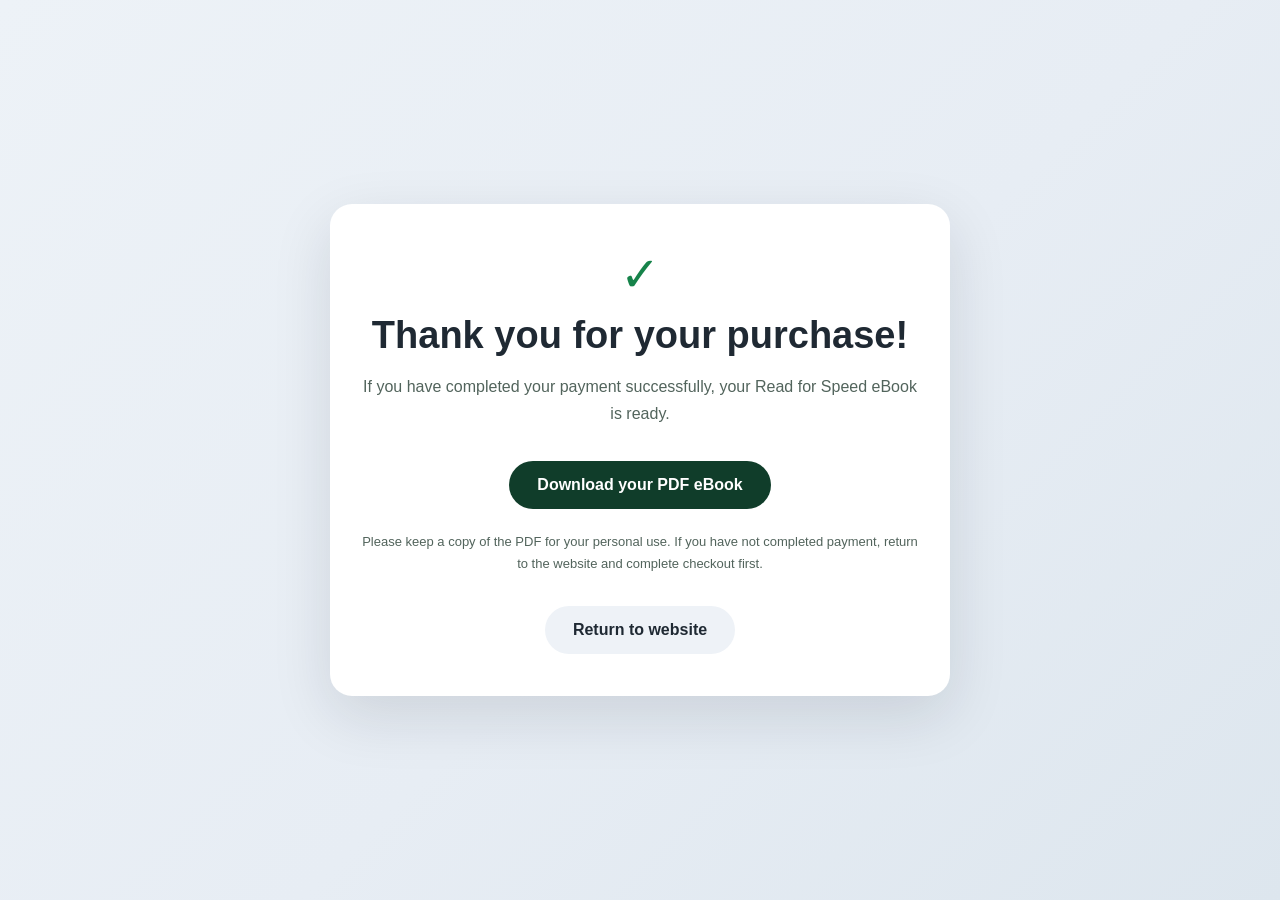
<file: success.html>
<!DOCTYPE html>
<html lang="en">
<head>
  <meta charset="UTF-8">
  <meta name="viewport" content="width=device-width, initial-scale=1.0">
  <meta name="robots" content="noindex, nofollow">
  <title>Thank You | Read for Speed</title>
  <style>
    * { box-sizing: border-box; }
    body {
      margin: 0; min-height: 100vh; display: grid; place-items: center;
      padding: 24px; font-family: Inter, Arial, sans-serif;
      background: linear-gradient(135deg, #edf2f7, #e7edf4 55%, #dde6ee);
      color: #1f2933;
    }
    main {
      width: min(100%, 620px); padding: 42px 28px; text-align: center;
      background: #fff; border-radius: 22px;
      box-shadow: 0 20px 60px rgba(15,23,42,.12);
    }
    .check { font-size: 48px; margin-bottom: 12px; color: #16834a; }
    h1 { margin: 0 0 12px; font-size: clamp(28px, 5vw, 38px); }
    p { line-height: 1.7; color: #52645c; }
    a {
      display: inline-block; margin-top: 18px; padding: 15px 28px;
      border-radius: 999px; background: #103d2a; color: #fff;
      text-decoration: none; font-weight: 700;
    }
    .note { font-size: 13px; margin-top: 22px; }
    .home-link { background:#eef2f7; color:#1f2933; }
  </style>
</head>
<body>
  <main>
    <div class="check" aria-hidden="true">✓</div>
    <h1>Thank you for your purchase!</h1>
    <p>If you have completed your payment successfully, your Read for Speed eBook is ready.</p>
    <a href="ebook%20oct%202026%20(1).pdf" download="Read-for-Speed-eBook.pdf">Download your PDF eBook</a>
    <p class="note">Please keep a copy of the PDF for your personal use. If you have not completed payment, return to the website and complete checkout first.</p>
    <a class="home-link" href="/">Return to website</a>
  </main>
</body>
</html>
</file>
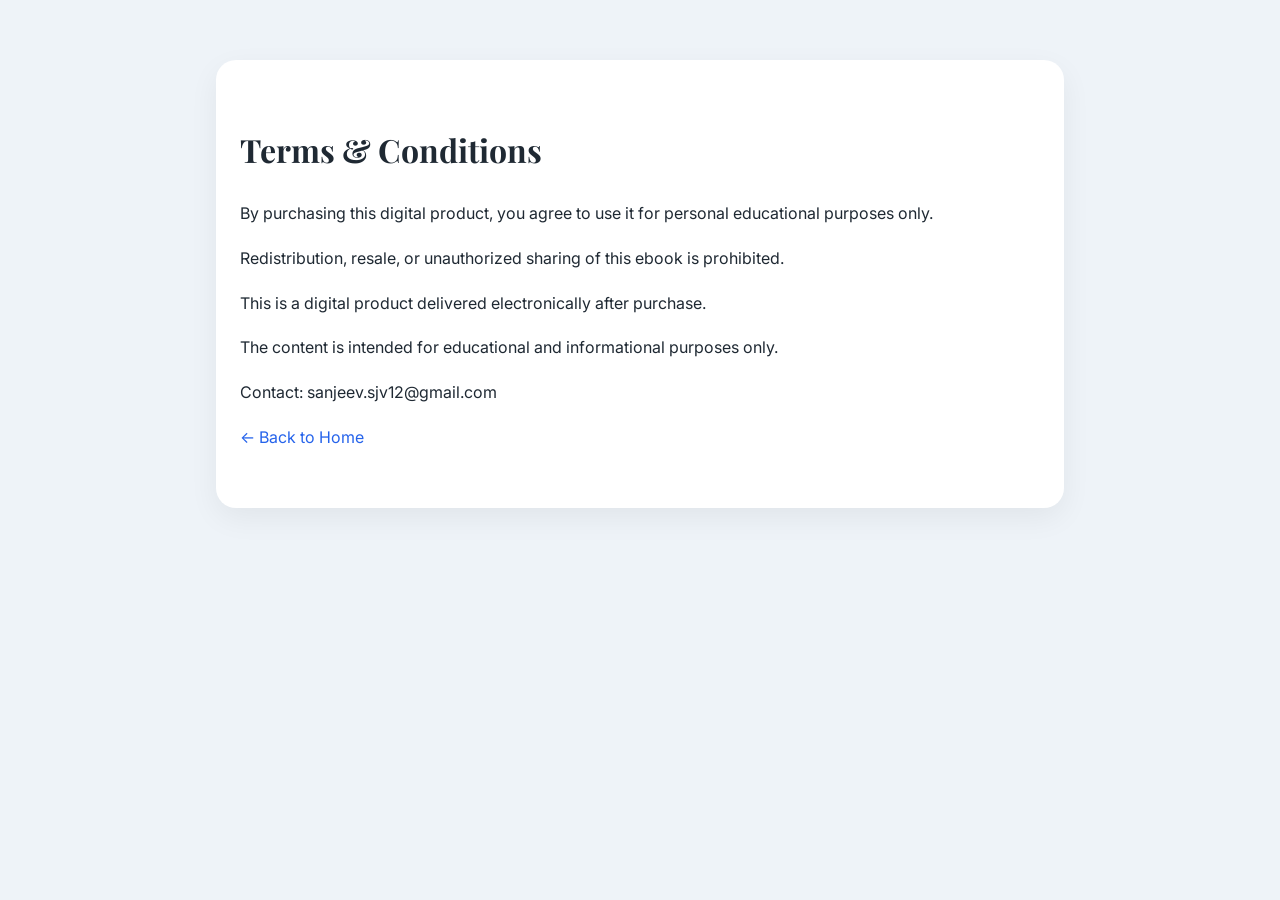
<file: terms-and-conditions.html>
<!DOCTYPE html>
<html lang="en">
<head>
  <meta charset="UTF-8" />
  <meta name="viewport" content="width=device-width, initial-scale=1.0"/>
  <title>Terms & Conditions</title>

  <link rel="preconnect" href="https://fonts.googleapis.com">
  <link rel="preconnect" href="https://fonts.gstatic.com" crossorigin>

  <link href="https://fonts.googleapis.com/css2?family=Inter:wght@400;500;600&family=Playfair+Display:wght@600&display=swap" rel="stylesheet">

  <style>
    body{
      margin:0;
      background:#eef3f8;
      font-family:Inter, sans-serif;
      color:#1f2933;
      line-height:1.8;
    }

    .wrapper{
      max-width:800px;
      margin:60px auto;
      padding:40px 24px;
      background:#fff;
      border-radius:20px;
      box-shadow:0 10px 30px rgba(0,0,0,0.06);
    }

    h1{
      font-family:"Playfair Display", serif;
      margin-bottom:20px;
    }

    a{
      color:#2563eb;
      text-decoration:none;
    }
  </style>
</head>
<body>

  <div class="wrapper">

    <h1>Terms & Conditions</h1>

    <p>
      By purchasing this digital product, you agree to use it for personal educational purposes only.
    </p>

    <p>
      Redistribution, resale, or unauthorized sharing of this ebook is prohibited.
    </p>

    <p>
      This is a digital product delivered electronically after purchase.
    </p>

    <p>
      The content is intended for educational and informational purposes only.
    </p>

    <p>
      Contact: sanjeev.sjv12@gmail.com
    </p>

    <p>
      <a href="/">← Back to Home</a>
    </p>

  </div>

</body>
</html>
</file>
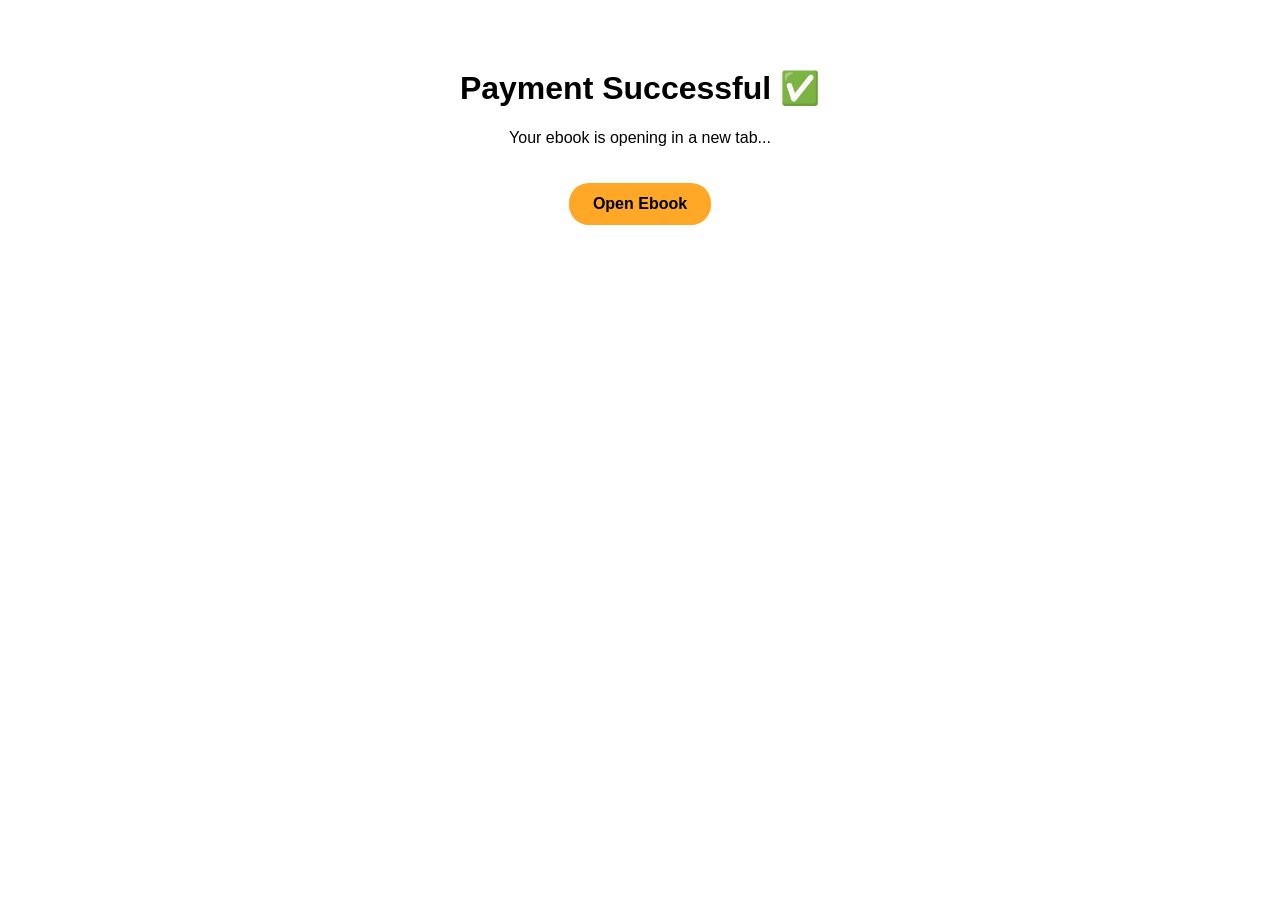
<file: thankyou.html>
<!DOCTYPE html>
<html>
<head>
  <title>Access Your Ebook</title>

  <script>
    window.onload = function() {
      window.open("YOUR_LINK_HERE", "_blank");
    };
  </script>

</head>

<body style="text-align:center; font-family:sans-serif; padding:40px;">

  <h1>Payment Successful ✅</h1>

  <p>Your ebook is opening in a new tab...</p>

  <a href="YOUR_LINK_HERE" target="_blank"
     style="display:inline-block; margin-top:20px; padding:12px 24px; background:#ffa726; border-radius:20px; text-decoration:none; color:black; font-weight:600;">
    Open Ebook
  </a>

</body>
</html>
</file>
